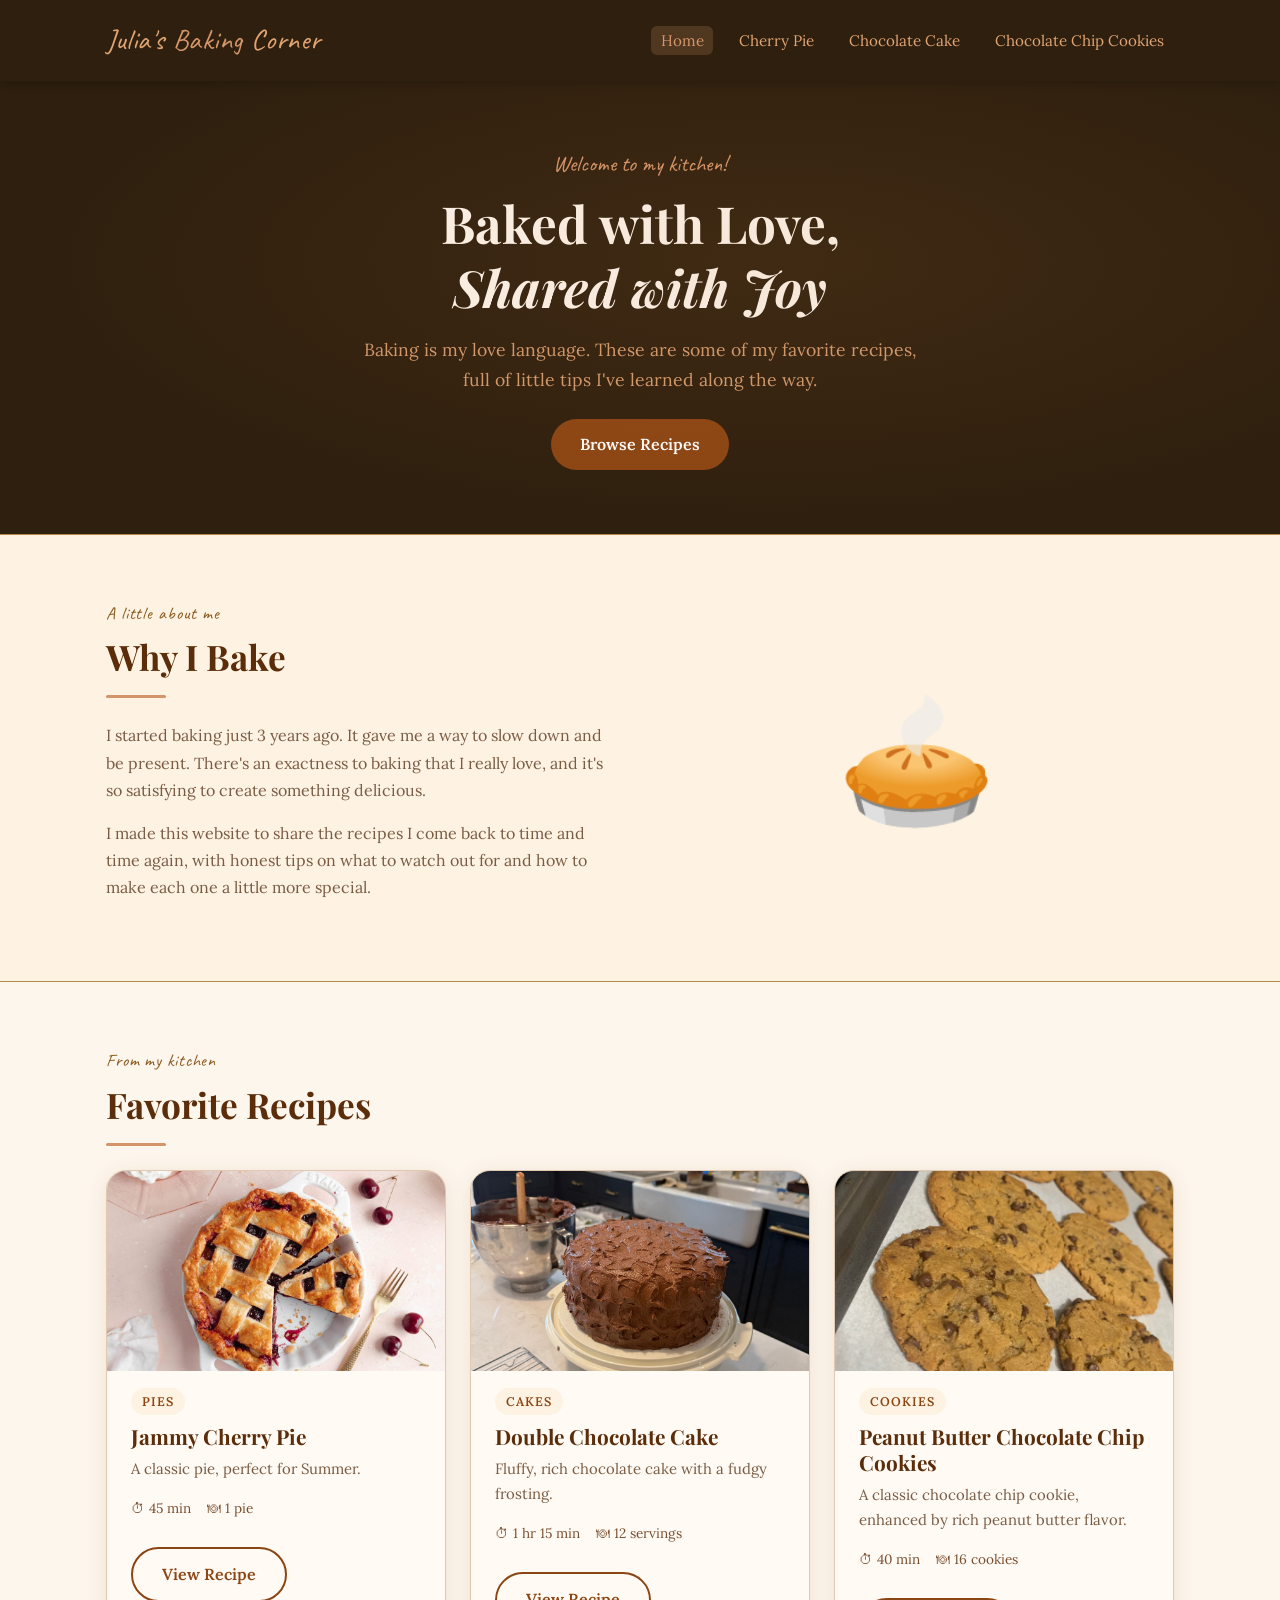
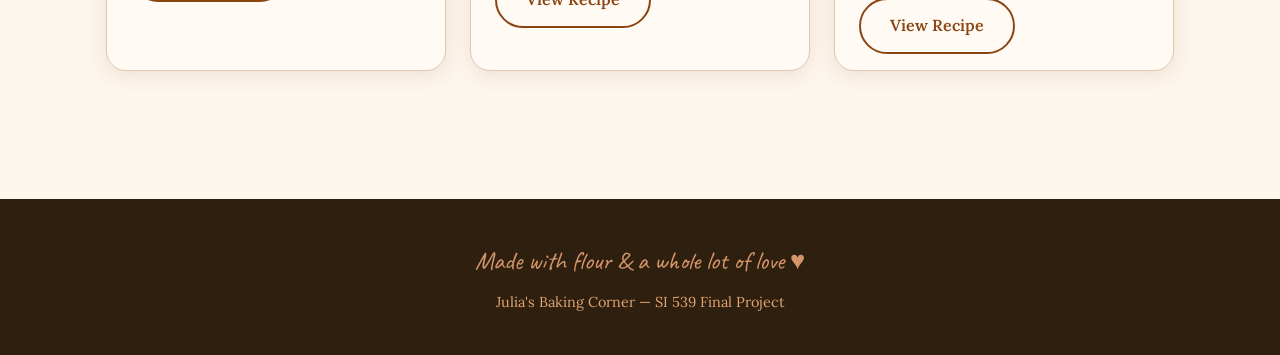
<file: index.html>
<!DOCTYPE html>
<html lang="en">
<head>
  <meta charset="UTF-8" />
  <meta name="viewport" content="width=device-width, initial-scale=1.0" />
  <title>Julia's Baking Corner</title>
  <link rel="preconnect" href="https://fonts.googleapis.com" />
  <link rel="preconnect" href="https://fonts.gstatic.com" crossorigin />
  <link href="https://fonts.googleapis.com/css2?family=Playfair+Display:ital,wght@0,400;0,700;1,400&family=Lora:ital,wght@0,400;0,600;1,400&family=Caveat:wght@400;600&display=swap" rel="stylesheet" />
  <link rel="stylesheet" href="css/style.css" />
</head>
<body>

  <header class="site-header" role="banner">
    <div class="container">
      <a href="index.html" class="site-logo">Julia's <span>Baking</span> Corner</a>
      <nav class="site-nav" aria-label="Main navigation">
        <ul>
          <li><a href="index.html" class="active">Home</a></li>
          <li><a href="pie.html">Cherry Pie</a></li>
          <li><a href="cake.html">Chocolate Cake</a></li>
          <li><a href="cookies.html">Chocolate Chip Cookies</a></li>
        </ul>
      </nav>
    </div>
  </header>

  <section class="hero" aria-labelledby="hero-title">
    <div class="container">
      <span class="hero-eyebrow">Welcome to my kitchen!</span>
      <h1 id="hero-title">Baked with Love,<br><em>Shared with Joy</em></h1>
      <p>Baking is my love language. These are some of my favorite recipes, full of little tips I've learned along the way.</p>
      <a href="#recipes" class="btn btn-primary">Browse Recipes</a>
    </div>
  </section>

  <section class="about-strip section" aria-labelledby="about-title">
    <div class="container">
      <div class="about-text">
        <span class="section-label">A little about me</span>
        <h2 id="about-title">Why I Bake</h2>
        <div class="divider" aria-hidden="true"></div>
        <p>I started baking just 3 years ago. It gave me a way to slow down and be present. There's an exactness to baking that I really love, and it's so satisfying to create something delicious.</p>
        <p>I made this website to share the recipes I come back to time and time again, with honest tips on what to watch out for and how to make each one a little more special.</p>
      </div>
      <div class="about-illustration" role="img" aria-label="Baking illustration">🥧</div>
    </div>
  </section>

  <main id="recipes">
    <section class="section" aria-labelledby="recipes-title">
      <div class="container">
        <span class="section-label">From my kitchen</span>
        <h2 id="recipes-title">Favorite Recipes</h2>
        <div class="divider" aria-hidden="true"></div>

        <div class="recipe-grid">

          <article class="recipe-card">
            <img src="images/Homemade-Cherry-Pie-5-1067x1600.jpg" alt="A cherry pie with crispy, golden crust" class="recipe-card-img" />
            <div class="recipe-card-body">
              <span class="recipe-card-tag">Pies</span>
              <h3>Jammy Cherry Pie</h3>
              <p>A classic pie, perfect for Summer.</p>
              <div class="recipe-card-meta">
                <span>45 min</span>
                <span>1 pie</span>
              </div>
              <br>
              <a href="pie.html" class="btn btn-outline">View Recipe</a>
            </div>
          </article>

          <article class="recipe-card">
            <img src="images/cake.jpeg" alt="A chocolate cake with chocolate frosting." class="recipe-card-img" />
            <div class="recipe-card-body">
              <span class="recipe-card-tag">Cakes</span>
              <h3>Double Chocolate Cake</h3>
              <p>Fluffy, rich chocolate cake with a fudgy frosting.</p>
              <div class="recipe-card-meta">
                <span>1 hr 15 min</span>
                <span>12 servings</span>
              </div>
              <br>
              <a href="cake.html" class="btn btn-outline">View Recipe</a>
            </div>
          </article>

          <article class="recipe-card">
            <img src="images/cookiecloseup.jpeg" alt="Chocolate chip cookies on a sheet pan" class="recipe-card-img" />
            <div class="recipe-card-body">
              <span class="recipe-card-tag">Cookies</span>
              <h3>Peanut Butter Chocolate Chip Cookies</h3>
              <p>A classic chocolate chip cookie, enhanced by rich peanut butter flavor.</p>
              <div class="recipe-card-meta">
                <span>40 min</span>
                <span>16 cookies</span>
              </div>
              <br>
              <a href="cookies.html" class="btn btn-outline">View Recipe</a>
            </div>
          </article>

        </div>
      </div>
    </section>
  </main>

  <!-- FOOTER -->
  <footer class="site-footer" role="contentinfo">
    <div class="container">
      <span class="handwritten">Made with flour &amp; a whole lot of love ♥</span>
      <p>Julia's Baking Corner &mdash; SI 539 Final Project</p>
    </div>
  </footer>

  <script src="js/main.js"></script>
</body>
</html>
</file>
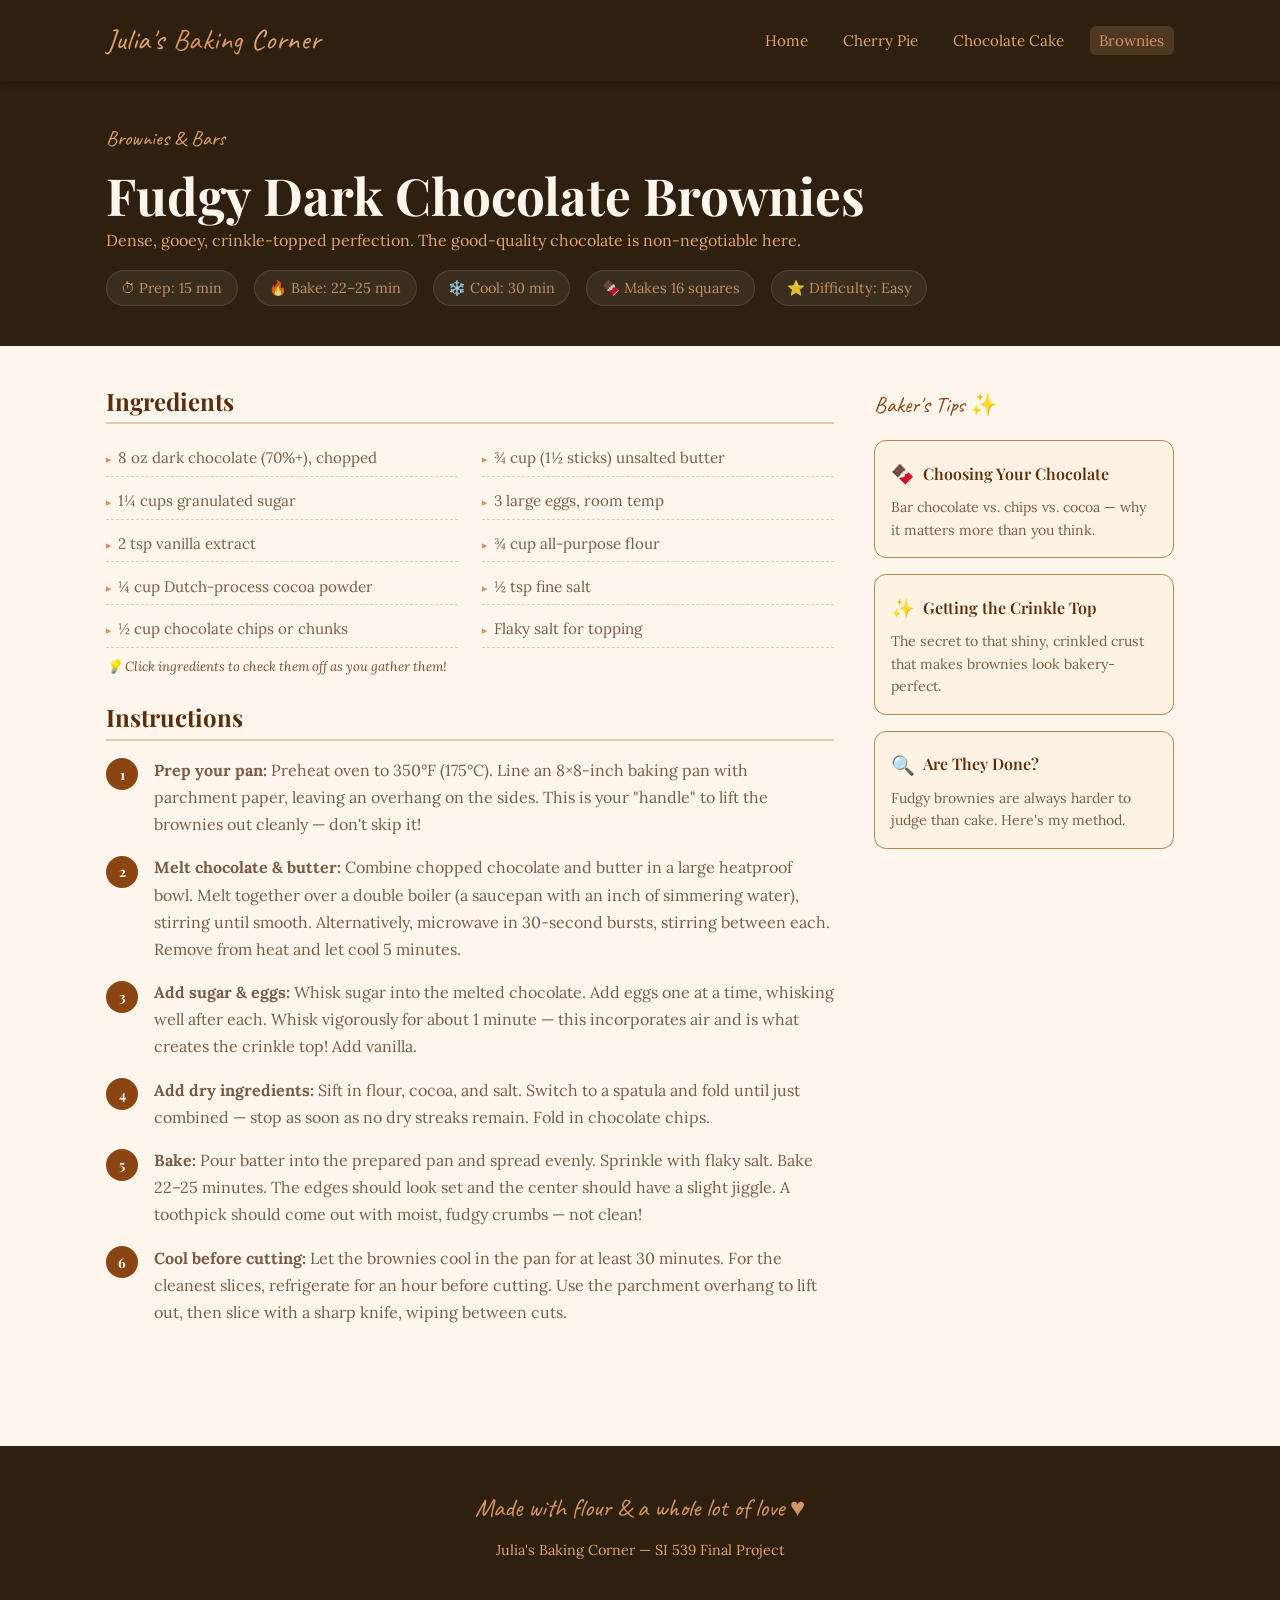
<file: brownies.html>
<!DOCTYPE html>
<html lang="en">
<head>
  <meta charset="UTF-8" />
  <meta name="viewport" content="width=device-width, initial-scale=1.0" />
  <title>Fudgy Dark Chocolate Brownies — Julia's Baking Corner</title>
  <link rel="preconnect" href="https://fonts.googleapis.com" />
  <link rel="preconnect" href="https://fonts.gstatic.com" crossorigin />
  <link href="https://fonts.googleapis.com/css2?family=Playfair+Display:ital,wght@0,400;0,700;1,400&family=Lora:ital,wght@0,400;0,600;1,400&family=Caveat:wght@400;600&display=swap" rel="stylesheet" />
  <link rel="stylesheet" href="css/style.css" />
</head>
<body>

  <!-- HEADER -->
  <header class="site-header" role="banner">
    <div class="container">
      <a href="index.html" class="site-logo">Julia's <span>Baking</span> Corner</a>
      <nav class="site-nav" aria-label="Main navigation">
        <ul>
          <li><a href="index.html">Home</a></li>
          <li><a href="pie.html">Cherry Pie</a></li>
          <li><a href="cake.html">Chocolate Cake</a></li>
          <li><a href="brownies.html" class="active">Brownies</a></li>
        </ul>
      </nav>
    </div>
  </header>

  <!-- RECIPE HERO -->
  <section class="recipe-page-hero" aria-labelledby="recipe-title">
    <div class="container">
      <span class="handwritten">Brownies &amp; Bars</span>
      <h1 id="recipe-title">Fudgy Dark Chocolate Brownies</h1>
      <p>Dense, gooey, crinkle-topped perfection. The good-quality chocolate is non-negotiable here.</p>
      <div class="recipe-meta-bar" aria-label="Recipe details">
        <span>⏱ Prep: 15 min</span>
        <span>🔥 Bake: 22–25 min</span>
        <span>❄️ Cool: 30 min</span>
        <span>🍫 Makes 16 squares</span>
        <span>⭐ Difficulty: Easy</span>
      </div>
    </div>
  </section>

  <!-- RECIPE CONTENT GRID -->
  <main>
    <div class="container">
      <div class="recipe-content-grid">

        <!-- MAIN CONTENT -->
        <div class="recipe-main">

          <h2>Ingredients</h2>
          <ul class="ingredients-list" aria-label="Ingredients — click to check off">
            <li>8 oz dark chocolate (70%+), chopped</li>
            <li>¾ cup (1½ sticks) unsalted butter</li>
            <li>1¼ cups granulated sugar</li>
            <li>3 large eggs, room temp</li>
            <li>2 tsp vanilla extract</li>
            <li>¾ cup all-purpose flour</li>
            <li>¼ cup Dutch-process cocoa powder</li>
            <li>½ tsp fine salt</li>
            <li>½ cup chocolate chips or chunks</li>
            <li>Flaky salt for topping</li>
          </ul>
          <p style="font-size:0.82rem; color: var(--color-text-light); margin-top: 0.5rem;"><em>💡 Click ingredients to check them off as you gather them!</em></p>

          <h2>Instructions</h2>
          <ol class="steps-list" aria-label="Recipe steps — click a step to highlight it">
            <li><span class="step-text"><strong>Prep your pan:</strong> Preheat oven to 350°F (175°C). Line an 8×8-inch baking pan with parchment paper, leaving an overhang on the sides. This is your "handle" to lift the brownies out cleanly — don't skip it!</span></li>
            <li><span class="step-text"><strong>Melt chocolate &amp; butter:</strong> Combine chopped chocolate and butter in a large heatproof bowl. Melt together over a double boiler (a saucepan with an inch of simmering water), stirring until smooth. Alternatively, microwave in 30-second bursts, stirring between each. Remove from heat and let cool 5 minutes.</span></li>
            <li><span class="step-text"><strong>Add sugar &amp; eggs:</strong> Whisk sugar into the melted chocolate. Add eggs one at a time, whisking well after each. Whisk vigorously for about 1 minute — this incorporates air and is what creates the crinkle top! Add vanilla.</span></li>
            <li><span class="step-text"><strong>Add dry ingredients:</strong> Sift in flour, cocoa, and salt. Switch to a spatula and fold until just combined — stop as soon as no dry streaks remain. Fold in chocolate chips.</span></li>
            <li><span class="step-text"><strong>Bake:</strong> Pour batter into the prepared pan and spread evenly. Sprinkle with flaky salt. Bake 22–25 minutes. The edges should look set and the center should have a slight jiggle. A toothpick should come out with moist, fudgy crumbs — not clean!</span></li>
            <li><span class="step-text"><strong>Cool before cutting:</strong> Let the brownies cool in the pan for at least 30 minutes. For the cleanest slices, refrigerate for an hour before cutting. Use the parchment overhang to lift out, then slice with a sharp knife, wiping between cuts.</span></li>
          </ol>

        </div>

        <!-- TIPS SIDEBAR -->
        <aside class="tips-sidebar" aria-label="Baker's tips">
          <p class="sidebar-title">Baker's Tips ✨</p>

          <div class="tip-card" role="button" tabindex="0" onclick="openModal('modal-chocolate')" onkeypress="if(event.key==='Enter') openModal('modal-chocolate')" aria-haspopup="dialog">
            <div class="tip-card-header">
              <span class="tip-icon" aria-hidden="true">🍫</span>
              Choosing Your Chocolate
            </div>
            <p>Bar chocolate vs. chips vs. cocoa — why it matters more than you think.</p>
          </div>

          <div class="tip-card" role="button" tabindex="0" onclick="openModal('modal-crinkle')" onkeypress="if(event.key==='Enter') openModal('modal-crinkle')" aria-haspopup="dialog">
            <div class="tip-card-header">
              <span class="tip-icon" aria-hidden="true">✨</span>
              Getting the Crinkle Top
            </div>
            <p>The secret to that shiny, crinkled crust that makes brownies look bakery-perfect.</p>
          </div>

          <div class="tip-card" role="button" tabindex="0" onclick="openModal('modal-done')" onkeypress="if(event.key==='Enter') openModal('modal-done')" aria-haspopup="dialog">
            <div class="tip-card-header">
              <span class="tip-icon" aria-hidden="true">🔍</span>
              Are They Done?
            </div>
            <p>Fudgy brownies are always harder to judge than cake. Here's my method.</p>
          </div>
        </aside>

      </div>
    </div>
  </main>

  <!-- MODALS -->
  <div class="modal-overlay" id="modal-chocolate" role="dialog" aria-modal="true" aria-labelledby="modal-choc-title" aria-hidden="true">
    <div class="modal">
      <button class="modal-close" onclick="closeModal('modal-chocolate')" aria-label="Close tip">✕</button>
      <h3 id="modal-choc-title">🍫 Choosing Your Chocolate</h3>
      <p>Use the best chocolate you can afford — it's the star of the show. I use a 70% dark chocolate bar (Lindt or Guittard are great options). Avoid chocolate chips for the melted base, as they contain stabilizers that affect the texture. Save chips or chopped chocolate for the fold-in at the end — those little pools of melted chocolate in the final brownie are magical. Dutch-process cocoa (vs. natural) gives a deeper, darker, less acidic chocolate flavor and is worth seeking out.</p>
    </div>
  </div>

  <div class="modal-overlay" id="modal-crinkle" role="dialog" aria-modal="true" aria-labelledby="modal-crinkle-title" aria-hidden="true">
    <div class="modal">
      <button class="modal-close" onclick="closeModal('modal-crinkle')" aria-label="Close tip">✕</button>
      <h3 id="modal-crinkle-title">✨ Getting the Crinkle Top</h3>
      <p>That shiny, crinkled crust comes from vigorously whisking the eggs and sugar into the melted chocolate — this dissolves the sugar and incorporates air, which rises to the surface during baking and creates that gorgeous crust. Two things help: (1) whisk hard for a full minute after adding the eggs, and (2) make sure the chocolate is not too hot when you add the eggs or you'll scramble them. Room temperature eggs also help the mixture come together smoothly.</p>
    </div>
  </div>

  <div class="modal-overlay" id="modal-done" role="dialog" aria-modal="true" aria-labelledby="modal-done-title" aria-hidden="true">
    <div class="modal">
      <button class="modal-close" onclick="closeModal('modal-done')" aria-label="Close tip">✕</button>
      <h3 id="modal-done-title">🔍 Are They Done?</h3>
      <p>The toothpick test works differently for brownies — you're NOT looking for a clean toothpick. A clean toothpick means overbaked and dry. You want moist, fudgy crumbs clinging to it. The edges should look set and slightly pull away from the pan, while the center still has a very slight jiggle. When in doubt, err on the side of underbaking — brownies continue to set as they cool. If they look perfectly done in the oven, they'll be dry by the time you eat them.</p>
    </div>
  </div>

  <!-- FOOTER -->
  <footer class="site-footer" role="contentinfo">
    <div class="container">
      <span class="handwritten">Made with flour &amp; a whole lot of love ♥</span>
      <p>Julia's Baking Corner &mdash; SI 539 Final Project</p>
    </div>
  </footer>

  <script src="js/main.js"></script>
</body>
</html>
</file>
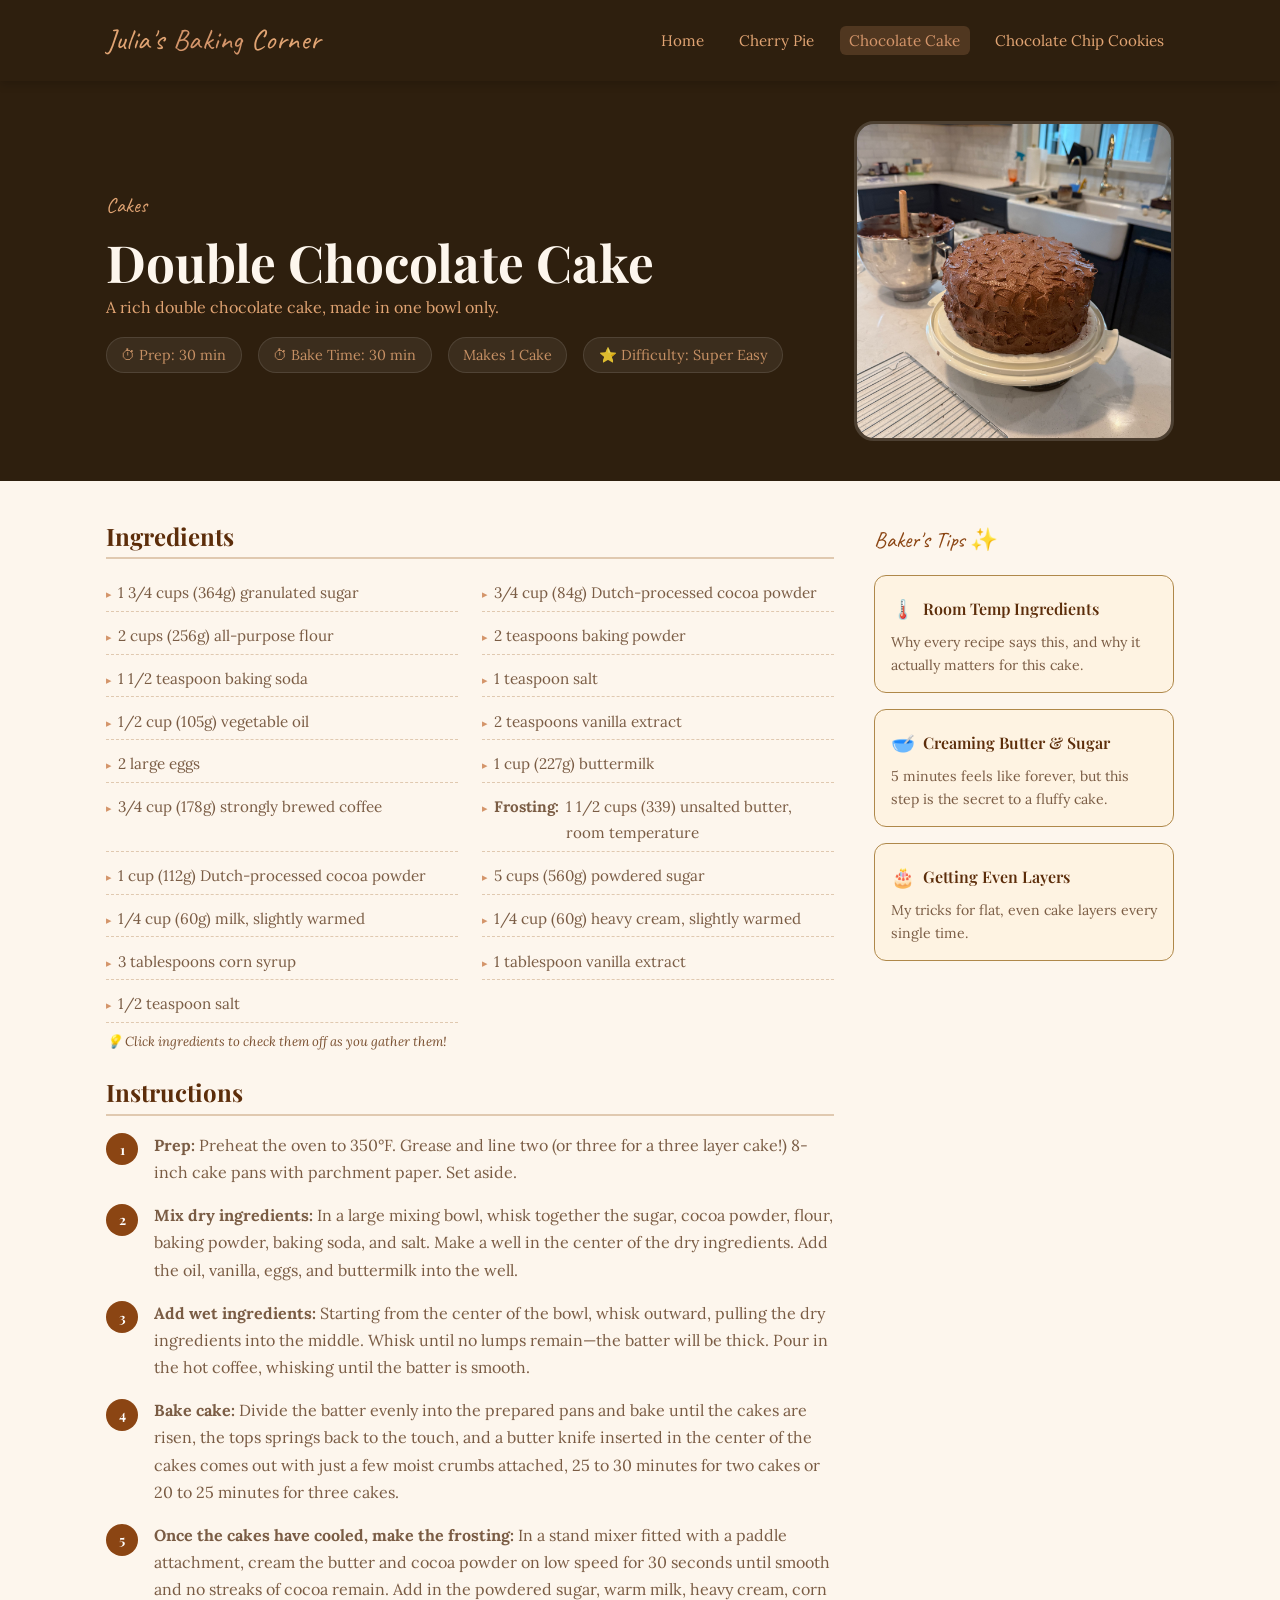
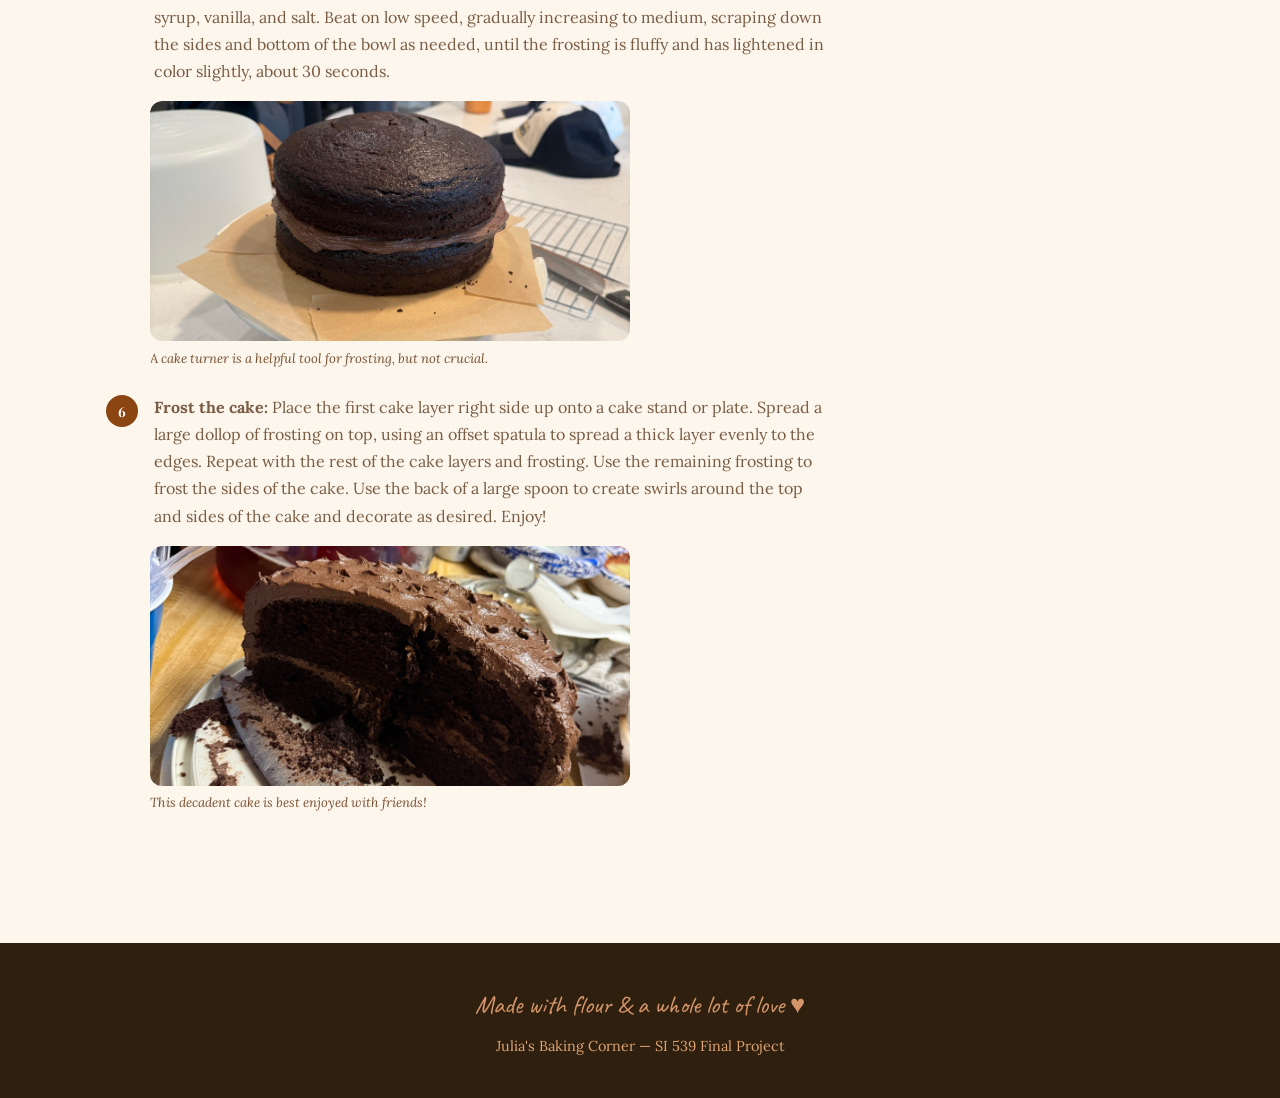
<file: cake.html>
<!DOCTYPE html>
<html lang="en">
<head>
  <meta charset="UTF-8" />
  <meta name="viewport" content="width=device-width, initial-scale=1.0" />
  <title>Classic Vanilla Layer Cake — Julia's Baking Corner</title>
  <link rel="preconnect" href="https://fonts.googleapis.com" />
  <link rel="preconnect" href="https://fonts.gstatic.com" crossorigin />
  <link href="https://fonts.googleapis.com/css2?family=Playfair+Display:ital,wght@0,400;0,700;1,400&family=Lora:ital,wght@0,400;0,600;1,400&family=Caveat:wght@400;600&display=swap" rel="stylesheet" />
  <link rel="stylesheet" href="css/style.css" />
</head>
<body>

  <header class="site-header" role="banner">
    <div class="container">
      <a href="index.html" class="site-logo">Julia's <span>Baking</span> Corner</a>
      <nav class="site-nav" aria-label="Main navigation">
        <ul>
          <li><a href="index.html">Home</a></li>
          <li><a href="pie.html">Cherry Pie</a></li>
          <li><a href="cake.html" class="active">Chocolate Cake</a></li>
          <li><a href="cookies.html">Chocolate Chip Cookies</a></li>
        </ul>
      </nav>
    </div>
  </header>

  <section class="recipe-page-hero" aria-labelledby="recipe-title">
    <div class="container">
      <div class="recipe-hero-inner">
      <div class="recipe-hero-text">
      <span class="handwritten">Cakes</span>
      <h1 id="recipe-title">Double Chocolate Cake</h1>
      <p>A rich double chocolate cake, made in one bowl only.</p>
      <div class="recipe-meta-bar" aria-label="Recipe details">
        <span>⏱ Prep: 30 min</span>
        <span>⏱ Bake Time: 30 min</span>
        <span>Makes 1 Cake</span>
        <span>⭐ Difficulty: Super Easy</span>
      </div>
    </div>
    <img src="images/cake.jpeg" alt="Chocolate cake" class="recipe-hero-img"/>
    </div>
    </div>
  </section>

  <main>
    <div class="container">
      <div class="recipe-content-grid">

        <div class="recipe-main">

          <h2>Ingredients</h2>
          <ul class="ingredients-list" aria-label="Ingredients — click to check off">
            <li>1 3/4 cups (364g) granulated sugar</li>
            <li>3/4 cup (84g) Dutch-processed cocoa powder</li>
            <li>2 cups (256g) all-purpose flour</li>
            <li>2 teaspoons baking powder</li>
            <li>1 1/2 teaspoon baking soda</li>
            <li>1 teaspoon salt</li>
            <li>1/2 cup (105g) vegetable oil</li>
            <li>2 teaspoons vanilla extract</li>
            <li>2 large eggs</li>
            <li>1 cup (227g) buttermilk</li>
            <li>3/4 cup (178g) strongly brewed coffee</li>
            <li><strong>Frosting:</strong> 1 1/2 cups (339) unsalted butter, room temperature</li>
            <li>1 cup (112g) Dutch-processed cocoa powder</li>
            <li>5 cups (560g) powdered sugar</li>
            <li>1/4 cup (60g) milk, slightly warmed</li>
            <li>1/4 cup (60g) heavy cream, slightly warmed</li>
            <li>3 tablespoons corn syrup</li>
            <li>1 tablespoon vanilla extract</li>
            <li>1/2 teaspoon salt</li>
          </ul>
          <p style="font-size:0.82rem; color: var(--color-text-light); margin-top: 0.5rem;"><em>💡 Click ingredients to check them off as you gather them!</em></p>

          <h2>Instructions</h2>
          <ol class="steps-list" aria-label="Recipe steps — click a step to highlight it">
            <li><span class="step-text"><strong>Prep:</strong> Preheat the oven to 350°F. Grease and line two (or three for a three layer cake!) 8-inch cake pans with parchment paper. Set aside.</span></li>
            <li><span class="step-text"><strong>Mix dry ingredients:</strong> In a large mixing bowl, whisk together the sugar, cocoa powder, flour, baking powder, baking soda, and salt. Make a well in the center of the dry ingredients. Add the oil, vanilla, eggs, and buttermilk into the well.</span></li>
            <li><span class="step-text"><strong>Add wet ingredients:</strong> Starting from the center of the bowl, whisk outward, pulling the dry ingredients into the middle. Whisk until no lumps remain—the batter will be thick. Pour in the hot coffee, whisking until the batter is smooth.</span></li>
            <li><span class="step-text"><strong>Bake cake:</strong> Divide the batter evenly into the prepared pans and bake until the cakes are risen, the tops springs back to the touch, and a butter knife inserted in the center of the cakes comes out with just a few moist crumbs attached, 25 to 30 minutes for two cakes or 20 to 25 minutes for three cakes.</span></li>
            <li><span class="step-text"><strong>Once the cakes have cooled, make the frosting:</strong> In a stand mixer fitted with a paddle attachment, cream the butter and cocoa powder on low speed for 30 seconds until smooth and no streaks of cocoa remain. Add in the powdered sugar, warm milk, heavy cream, corn syrup, vanilla, and salt. Beat on low speed, gradually increasing to medium, scraping down the sides and bottom of the bowl as needed, until the frosting is fluffy and has lightened in color slightly, about 30 seconds.</span></li>
            <figure class="step-photo">
              <img src="images/cakebefore.jpeg" alt="Unfrosted chocolate cake" />
              <figcaption>A cake turner is a helpful tool for frosting, but not crucial.</figcaption>
            </figure>
            <li><span class="step-text"><strong>Frost the cake:</strong> Place the first cake layer right side up onto a cake stand or plate. Spread a large dollop of frosting on top, using an offset spatula to spread a thick layer evenly to the edges. Repeat with the rest of the cake layers and frosting. Use the remaining frosting to frost the sides of the cake. Use the back of a large spoon to create swirls around the top and sides of the cake and decorate as desired. Enjoy!</span></li>
            <figure class="step-photo">
              <img src="images/cakecut.jpeg" alt="Chocolate cake with chocolate frosting, cut in half" />
              <figcaption>This decadent cake is best enjoyed with friends!</figcaption>
            </figure>
          </ol>

        </div>

        <aside class="tips-sidebar" aria-label="Baker's tips">
          <p class="sidebar-title">Baker's Tips ✨</p>

          <div class="tip-card" role="button" tabindex="0" onclick="openModal('modal-room-temp')" onkeypress="if(event.key==='Enter') openModal('modal-room-temp')" aria-haspopup="dialog">
            <div class="tip-card-header">
              <span class="tip-icon" aria-hidden="true">🌡️</span>
              Room Temp Ingredients
            </div>
            <p>Why every recipe says this, and why it actually matters for this cake.</p>
          </div>

          <div class="tip-card" role="button" tabindex="0" onclick="openModal('modal-cream')" onkeypress="if(event.key==='Enter') openModal('modal-cream')" aria-haspopup="dialog">
            <div class="tip-card-header">
              <span class="tip-icon" aria-hidden="true">🥣</span>
              Creaming Butter &amp; Sugar
            </div>
            <p>5 minutes feels like forever, but this step is the secret to a fluffy cake.</p>
          </div>

          <div class="tip-card" role="button" tabindex="0" onclick="openModal('modal-layers')" onkeypress="if(event.key==='Enter') openModal('modal-layers')" aria-haspopup="dialog">
            <div class="tip-card-header">
              <span class="tip-icon" aria-hidden="true">🎂</span>
              Getting Even Layers
            </div>
            <p>My tricks for flat, even cake layers every single time.</p>
          </div>
        </aside>

      </div>
    </div>
  </main>

  <div class="modal-overlay" id="modal-room-temp" role="dialog" aria-modal="true" aria-labelledby="modal-rt-title" aria-hidden="true">
    <div class="modal">
      <button class="modal-close" onclick="closeModal('modal-room-temp')" aria-label="Close tip">✕</button>
      <h3 id="modal-rt-title">🌡️ Why Room Temp Matters</h3>
      <p>When butter, eggs, and milk are all at room temperature, they emulsify together into a smooth, cohesive batter. Cold ingredients cause the fat to seize up and the batter to curdle or look lumpy, which leads to a denser, uneven cake. I leave my ingredients out on the counter for about an hour before baking. In a pinch: place cold eggs in warm (not hot) water for 10 minutes, and microwave milk in 10-second bursts until just slightly warm to the touch.</p>
    </div>
  </div>

  <div class="modal-overlay" id="modal-cream" role="dialog" aria-modal="true" aria-labelledby="modal-cream-title" aria-hidden="true">
    <div class="modal">
      <button class="modal-close" onclick="closeModal('modal-cream')" aria-label="Close tip">✕</button>
      <h3 id="modal-cream-title">🥣 The Creaming Method</h3>
      <p>When you beat butter and sugar together, the sharp edges of the sugar crystals cut tiny air pockets into the butter. These air pockets expand in the oven, giving the cake its light, fluffy structure. After 5 minutes, the mixture should look almost white and very fluffy. If it still looks yellow and grainy after 2 minutes, your butter was too cold. Let it warm up a bit and try again. This step cannot be rushed or replicated later in the recipe.</p>
    </div>
  </div>

  <div class="modal-overlay" id="modal-layers" role="dialog" aria-modal="true" aria-labelledby="modal-layers-title" aria-hidden="true">
    <div class="modal">
      <button class="modal-close" onclick="closeModal('modal-layers')" aria-label="Close tip">✕</button>
      <h3 id="modal-layers-title">🎂 Getting Even Layers</h3>
      <p>Use a kitchen scale to divide the batter evenly by weight. This is more accurate than eyeballing. If your cake layers dome up in the center after baking, use a long serrated knife to level them once they're completely cool. Place one hand flat on top of the cake and saw gently through the dome. The flat side goes up when assembling (or down, on the bottom layer). Leveled cakes stack more cleanly, frost more easily, and look more professional.</p>
    </div>
  </div>

  <footer class="site-footer" role="contentinfo">
    <div class="container">
      <span class="handwritten">Made with flour &amp; a whole lot of love ♥</span>
      <p>Julia's Baking Corner &mdash; SI 539 Final Project</p>
    </div>
  </footer>

  <script src="js/main.js"></script>
</body>
</html>
</file>
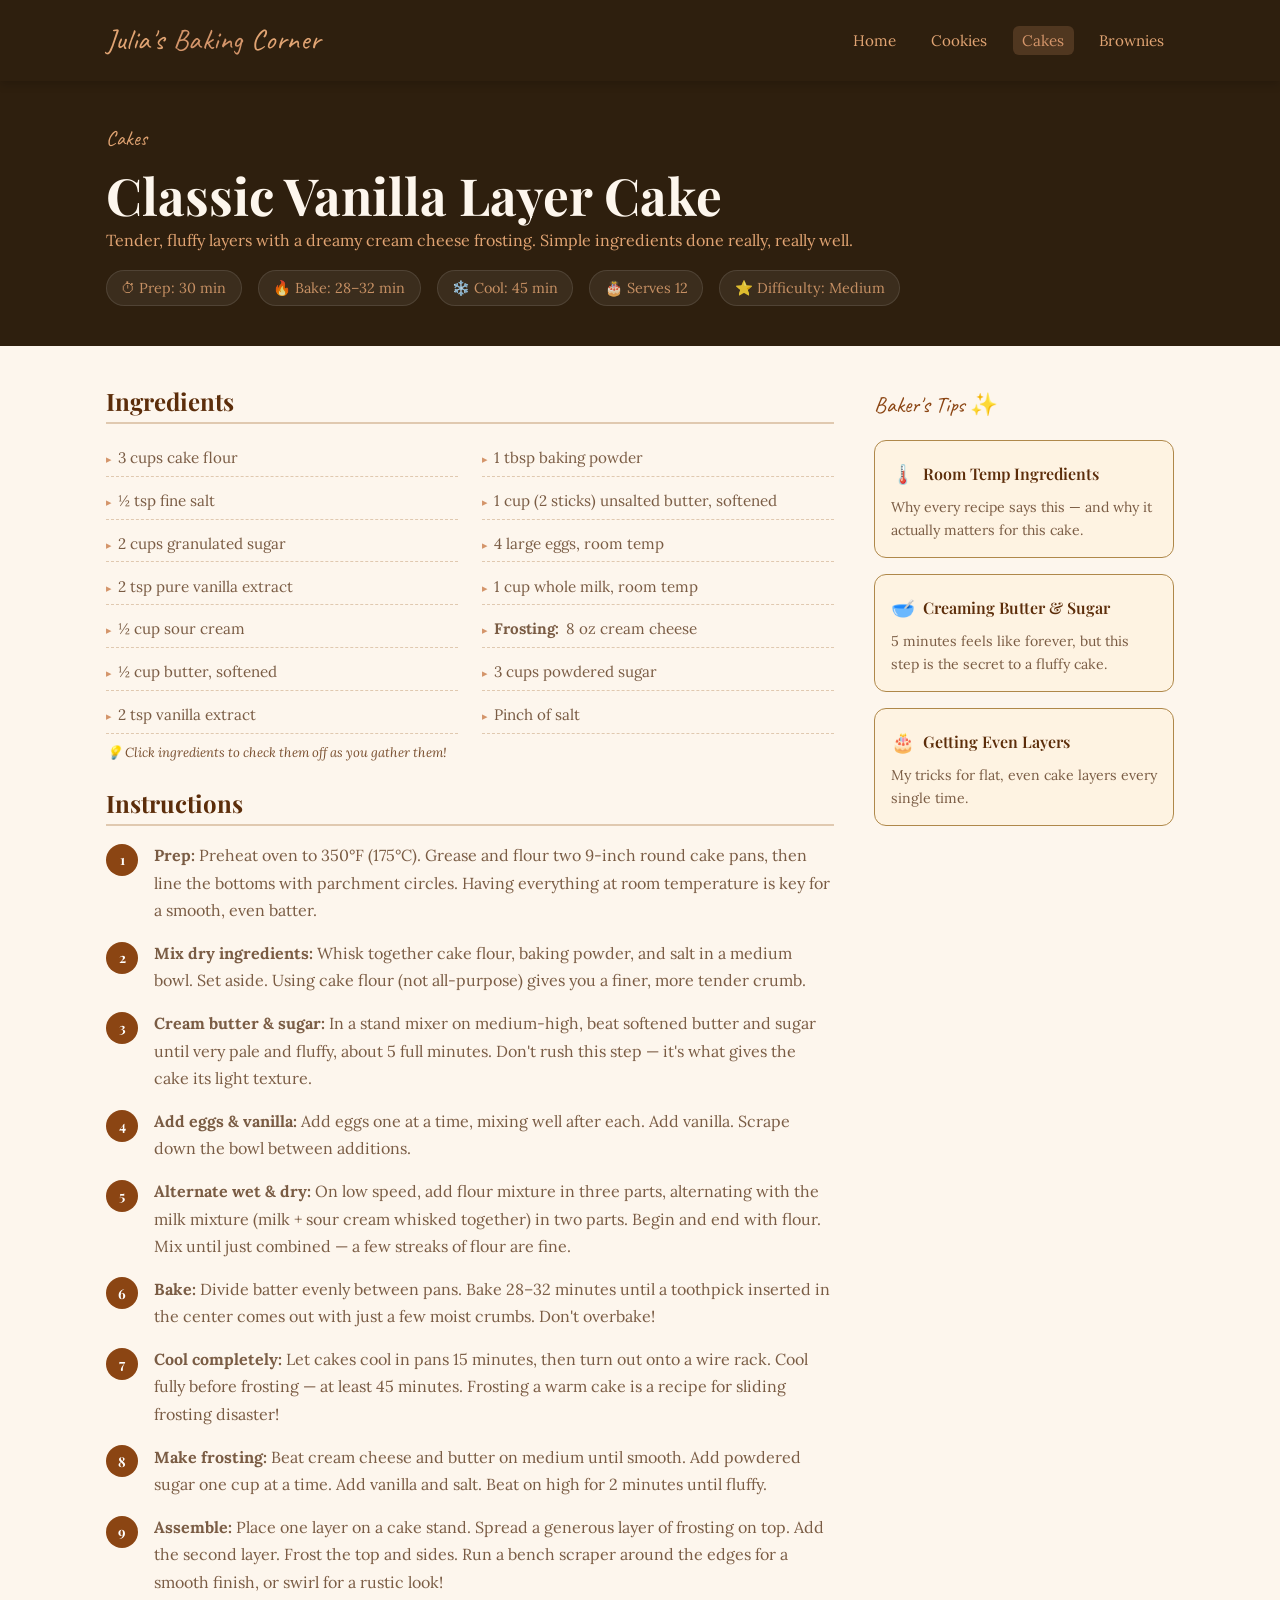
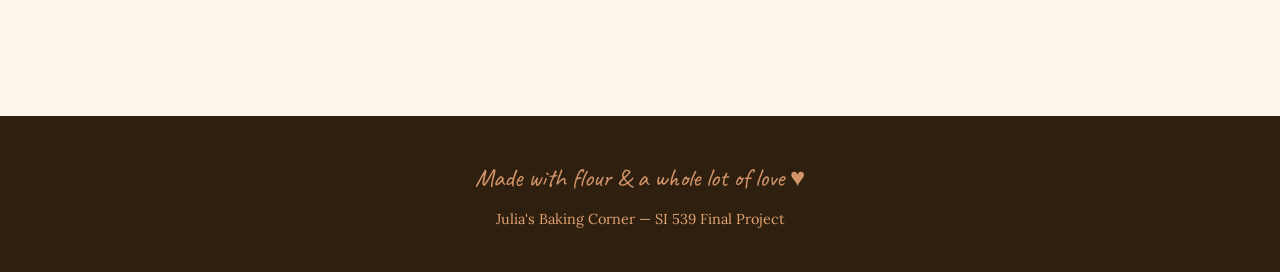
<file: cakes.html>
<!DOCTYPE html>
<html lang="en">
<head>
  <meta charset="UTF-8" />
  <meta name="viewport" content="width=device-width, initial-scale=1.0" />
  <title>Classic Vanilla Layer Cake — Julia's Baking Corner</title>
  <link rel="preconnect" href="https://fonts.googleapis.com" />
  <link rel="preconnect" href="https://fonts.gstatic.com" crossorigin />
  <link href="https://fonts.googleapis.com/css2?family=Playfair+Display:ital,wght@0,400;0,700;1,400&family=Lora:ital,wght@0,400;0,600;1,400&family=Caveat:wght@400;600&display=swap" rel="stylesheet" />
  <link rel="stylesheet" href="css/style.css" />
</head>
<body>

  <!-- HEADER -->
  <header class="site-header" role="banner">
    <div class="container">
      <a href="index.html" class="site-logo">Julia's <span>Baking</span> Corner</a>
      <nav class="site-nav" aria-label="Main navigation">
        <ul>
          <li><a href="index.html">Home</a></li>
          <li><a href="cookies.html">Cookies</a></li>
          <li><a href="cakes.html" class="active">Cakes</a></li>
          <li><a href="brownies.html">Brownies</a></li>
        </ul>
      </nav>
    </div>
  </header>

  <!-- RECIPE HERO -->
  <section class="recipe-page-hero" aria-labelledby="recipe-title">
    <div class="container">
      <span class="handwritten">Cakes</span>
      <h1 id="recipe-title">Classic Vanilla Layer Cake</h1>
      <p>Tender, fluffy layers with a dreamy cream cheese frosting. Simple ingredients done really, really well.</p>
      <div class="recipe-meta-bar" aria-label="Recipe details">
        <span>⏱ Prep: 30 min</span>
        <span>🔥 Bake: 28–32 min</span>
        <span>❄️ Cool: 45 min</span>
        <span>🎂 Serves 12</span>
        <span>⭐ Difficulty: Medium</span>
      </div>
    </div>
  </section>

  <!-- RECIPE CONTENT GRID -->
  <main>
    <div class="container">
      <div class="recipe-content-grid">

        <!-- MAIN CONTENT -->
        <div class="recipe-main">

          <h2>Ingredients</h2>
          <ul class="ingredients-list" aria-label="Ingredients — click to check off">
            <li>3 cups cake flour</li>
            <li>1 tbsp baking powder</li>
            <li>½ tsp fine salt</li>
            <li>1 cup (2 sticks) unsalted butter, softened</li>
            <li>2 cups granulated sugar</li>
            <li>4 large eggs, room temp</li>
            <li>2 tsp pure vanilla extract</li>
            <li>1 cup whole milk, room temp</li>
            <li>½ cup sour cream</li>
            <li><strong>Frosting:</strong> 8 oz cream cheese</li>
            <li>½ cup butter, softened</li>
            <li>3 cups powdered sugar</li>
            <li>2 tsp vanilla extract</li>
            <li>Pinch of salt</li>
          </ul>
          <p style="font-size:0.82rem; color: var(--color-text-light); margin-top: 0.5rem;"><em>💡 Click ingredients to check them off as you gather them!</em></p>

          <h2>Instructions</h2>
          <ol class="steps-list" aria-label="Recipe steps — click a step to highlight it">
            <li><span class="step-text"><strong>Prep:</strong> Preheat oven to 350°F (175°C). Grease and flour two 9-inch round cake pans, then line the bottoms with parchment circles. Having everything at room temperature is key for a smooth, even batter.</span></li>
            <li><span class="step-text"><strong>Mix dry ingredients:</strong> Whisk together cake flour, baking powder, and salt in a medium bowl. Set aside. Using cake flour (not all-purpose) gives you a finer, more tender crumb.</span></li>
            <li><span class="step-text"><strong>Cream butter &amp; sugar:</strong> In a stand mixer on medium-high, beat softened butter and sugar until very pale and fluffy, about 5 full minutes. Don't rush this step — it's what gives the cake its light texture.</span></li>
            <li><span class="step-text"><strong>Add eggs &amp; vanilla:</strong> Add eggs one at a time, mixing well after each. Add vanilla. Scrape down the bowl between additions.</span></li>
            <li><span class="step-text"><strong>Alternate wet &amp; dry:</strong> On low speed, add flour mixture in three parts, alternating with the milk mixture (milk + sour cream whisked together) in two parts. Begin and end with flour. Mix until just combined — a few streaks of flour are fine.</span></li>
            <li><span class="step-text"><strong>Bake:</strong> Divide batter evenly between pans. Bake 28–32 minutes until a toothpick inserted in the center comes out with just a few moist crumbs. Don't overbake!</span></li>
            <li><span class="step-text"><strong>Cool completely:</strong> Let cakes cool in pans 15 minutes, then turn out onto a wire rack. Cool fully before frosting — at least 45 minutes. Frosting a warm cake is a recipe for sliding frosting disaster!</span></li>
            <li><span class="step-text"><strong>Make frosting:</strong> Beat cream cheese and butter on medium until smooth. Add powdered sugar one cup at a time. Add vanilla and salt. Beat on high for 2 minutes until fluffy.</span></li>
            <li><span class="step-text"><strong>Assemble:</strong> Place one layer on a cake stand. Spread a generous layer of frosting on top. Add the second layer. Frost the top and sides. Run a bench scraper around the edges for a smooth finish, or swirl for a rustic look!</span></li>
          </ol>

        </div>

        <!-- TIPS SIDEBAR -->
        <aside class="tips-sidebar" aria-label="Baker's tips">
          <p class="sidebar-title">Baker's Tips ✨</p>

          <div class="tip-card" role="button" tabindex="0" onclick="openModal('modal-room-temp')" onkeypress="if(event.key==='Enter') openModal('modal-room-temp')" aria-haspopup="dialog">
            <div class="tip-card-header">
              <span class="tip-icon" aria-hidden="true">🌡️</span>
              Room Temp Ingredients
            </div>
            <p>Why every recipe says this — and why it actually matters for this cake.</p>
          </div>

          <div class="tip-card" role="button" tabindex="0" onclick="openModal('modal-cream')" onkeypress="if(event.key==='Enter') openModal('modal-cream')" aria-haspopup="dialog">
            <div class="tip-card-header">
              <span class="tip-icon" aria-hidden="true">🥣</span>
              Creaming Butter &amp; Sugar
            </div>
            <p>5 minutes feels like forever, but this step is the secret to a fluffy cake.</p>
          </div>

          <div class="tip-card" role="button" tabindex="0" onclick="openModal('modal-layers')" onkeypress="if(event.key==='Enter') openModal('modal-layers')" aria-haspopup="dialog">
            <div class="tip-card-header">
              <span class="tip-icon" aria-hidden="true">🎂</span>
              Getting Even Layers
            </div>
            <p>My tricks for flat, even cake layers every single time.</p>
          </div>
        </aside>

      </div>
    </div>
  </main>

  <!-- MODALS -->
  <div class="modal-overlay" id="modal-room-temp" role="dialog" aria-modal="true" aria-labelledby="modal-rt-title" aria-hidden="true">
    <div class="modal">
      <button class="modal-close" onclick="closeModal('modal-room-temp')" aria-label="Close tip">✕</button>
      <h3 id="modal-rt-title">🌡️ Why Room Temp Matters</h3>
      <p>When butter, eggs, and milk are all at room temperature, they emulsify together into a smooth, cohesive batter. Cold ingredients cause the fat to seize up and the batter to curdle or look lumpy — which leads to a denser, uneven cake. I leave my ingredients out on the counter for about an hour before baking. In a pinch: place cold eggs in warm (not hot) water for 10 minutes, and microwave milk in 10-second bursts until just slightly warm to the touch.</p>
    </div>
  </div>

  <div class="modal-overlay" id="modal-cream" role="dialog" aria-modal="true" aria-labelledby="modal-cream-title" aria-hidden="true">
    <div class="modal">
      <button class="modal-close" onclick="closeModal('modal-cream')" aria-label="Close tip">✕</button>
      <h3 id="modal-cream-title">🥣 The Creaming Method</h3>
      <p>When you beat butter and sugar together, the sharp edges of the sugar crystals cut tiny air pockets into the butter. These air pockets expand in the oven, giving the cake its light, fluffy structure. After 5 minutes, the mixture should look almost white and very fluffy. If it still looks yellow and grainy after 2 minutes, your butter was too cold — let it warm up a bit and try again. This step cannot be rushed or replicated later in the recipe.</p>
    </div>
  </div>

  <div class="modal-overlay" id="modal-layers" role="dialog" aria-modal="true" aria-labelledby="modal-layers-title" aria-hidden="true">
    <div class="modal">
      <button class="modal-close" onclick="closeModal('modal-layers')" aria-label="Close tip">✕</button>
      <h3 id="modal-layers-title">🎂 Getting Even Layers</h3>
      <p>Use a kitchen scale to divide the batter evenly by weight — this is more accurate than eyeballing. If your cake layers dome up in the center after baking, use a long serrated knife to level them once they're completely cool. Place one hand flat on top of the cake and saw gently through the dome. The flat side goes up when assembling (or down, on the bottom layer). Leveled cakes stack more cleanly, frost more easily, and look more professional.</p>
    </div>
  </div>

  <!-- FOOTER -->
  <footer class="site-footer" role="contentinfo">
    <div class="container">
      <span class="handwritten">Made with flour &amp; a whole lot of love ♥</span>
      <p>Julia's Baking Corner &mdash; SI 539 Final Project</p>
    </div>
  </footer>

  <script src="js/main.js"></script>
</body>
</html>
</file>
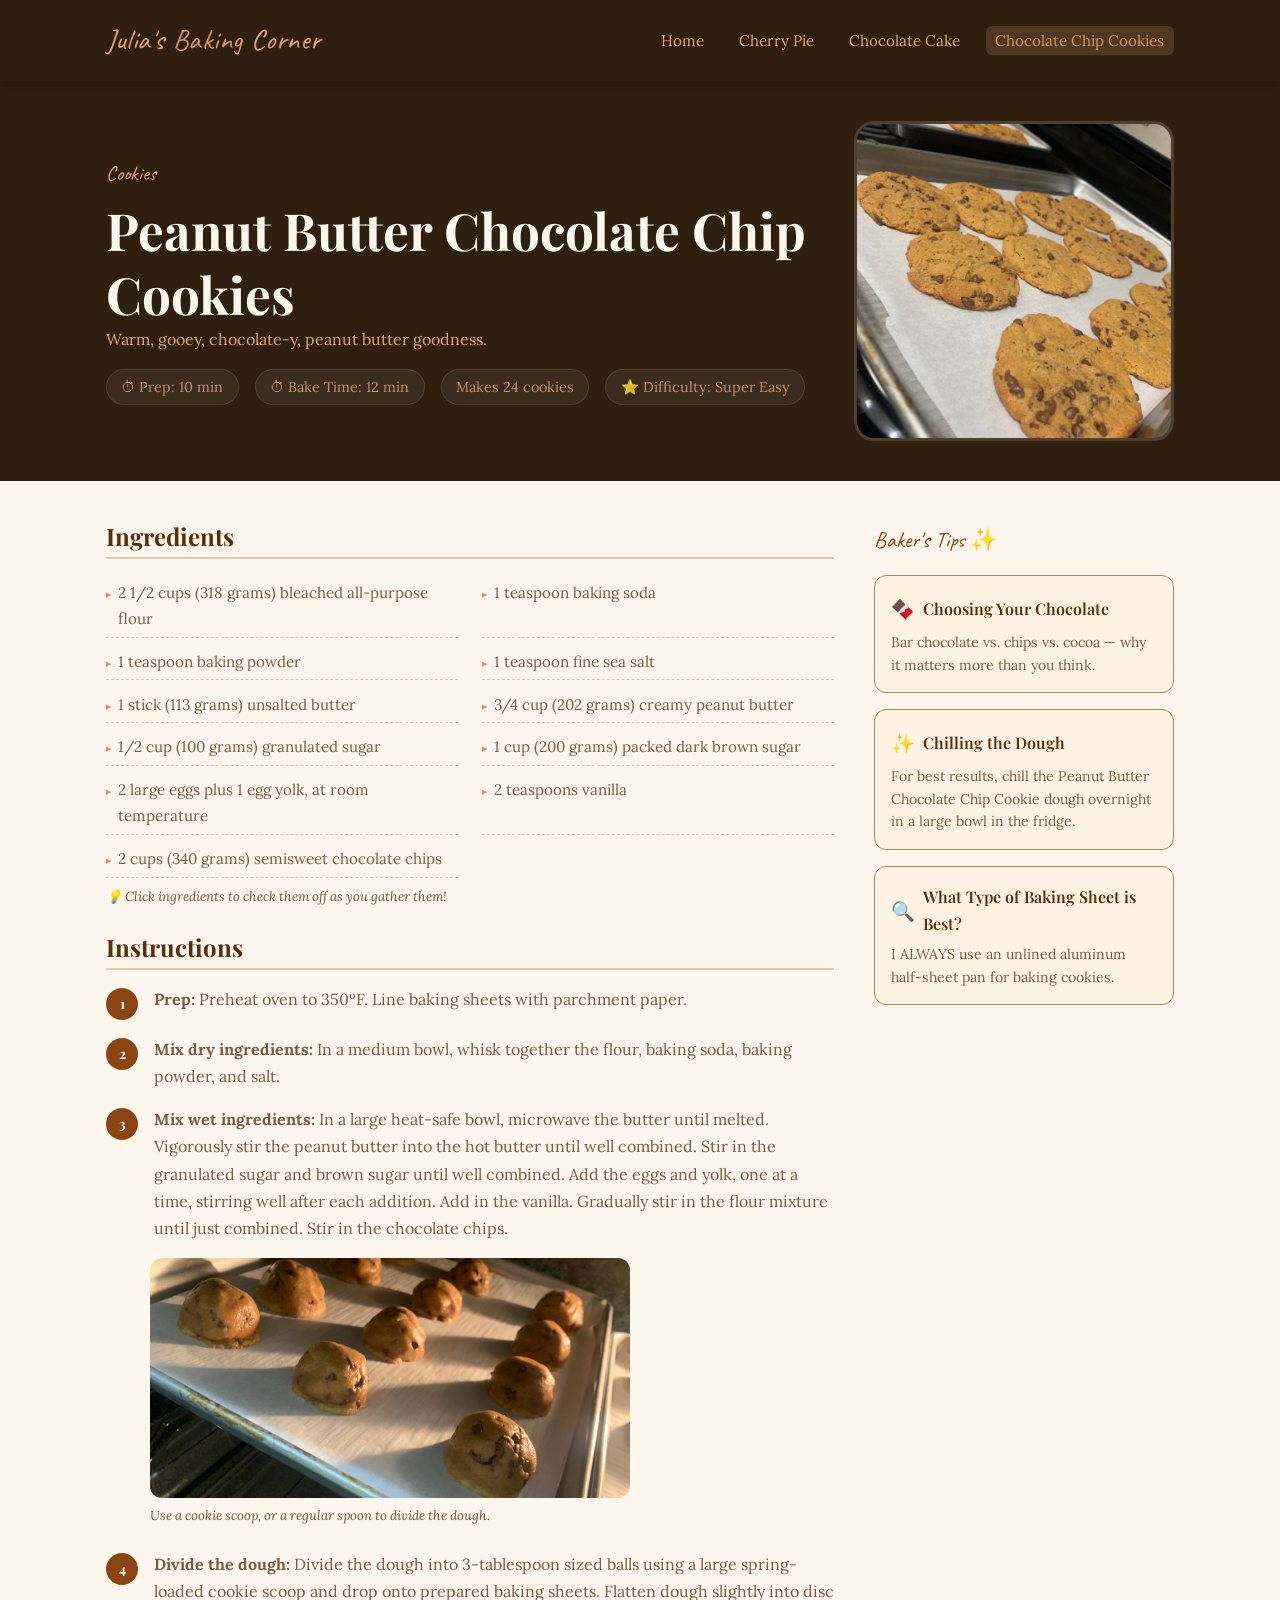
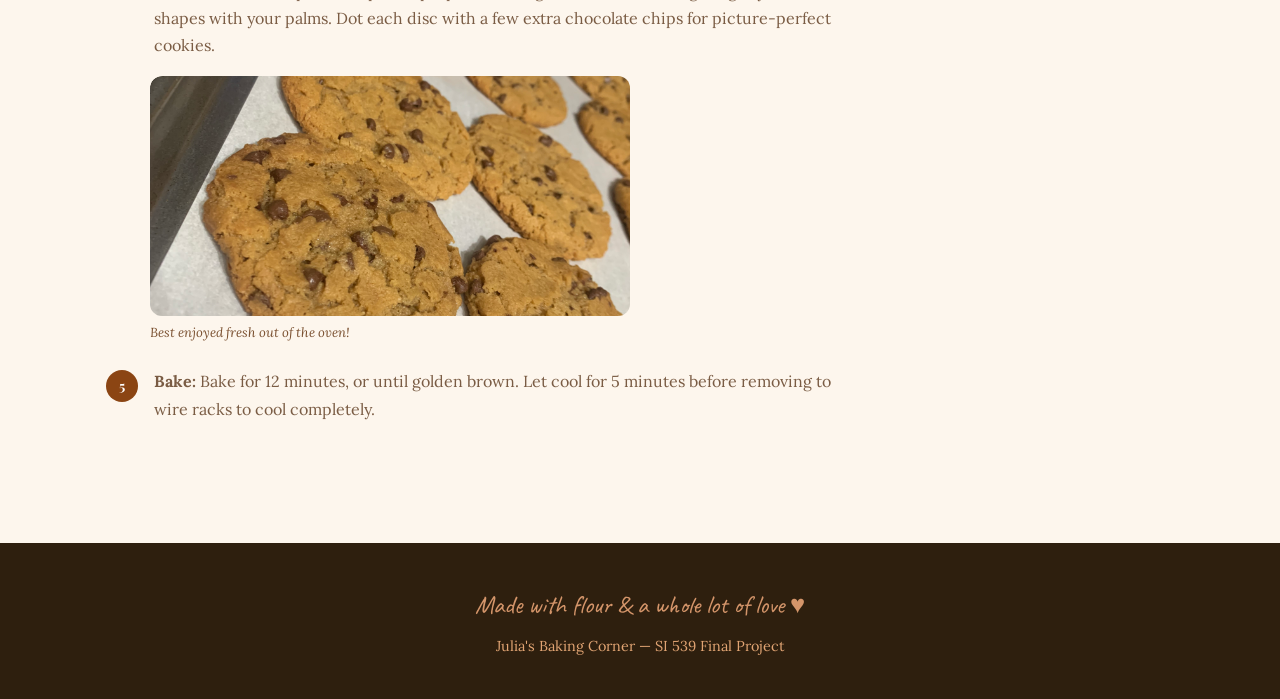
<file: cookies.html>
<!DOCTYPE html>
<html lang="en">
<head>
  <meta charset="UTF-8" />
  <meta name="viewport" content="width=device-width, initial-scale=1.0" />
  <title>Peanut Butter Chocolate Chip Cookies — Julia's Baking Corner</title>
  <link rel="preconnect" href="https://fonts.googleapis.com" />
  <link rel="preconnect" href="https://fonts.gstatic.com" crossorigin />
  <link href="https://fonts.googleapis.com/css2?family=Playfair+Display:ital,wght@0,400;0,700;1,400&family=Lora:ital,wght@0,400;0,600;1,400&family=Caveat:wght@400;600&display=swap" rel="stylesheet" />
  <link rel="stylesheet" href="css/style.css" />
</head>
<body>

  <header class="site-header" role="banner">
    <div class="container">
      <a href="index.html" class="site-logo">Julia's <span>Baking</span> Corner</a>
      <nav class="site-nav" aria-label="Main navigation">
        <ul>
          <li><a href="index.html">Home</a></li>
          <li><a href="pie.html">Cherry Pie</a></li>
          <li><a href="cake.html">Chocolate Cake</a></li>
          <li><a href="cookies.html" class="active">Chocolate Chip Cookies</a></li>
        </ul>
      </nav>
    </div>
  </header>

  <section class="recipe-page-hero" aria-labelledby="recipe-title">
    <div class="container">
      <div class="recipe-hero-inner">
      <div class="recipe-hero-text">
      <span class="handwritten">Cookies</span>
      <h1 id="recipe-title">Peanut Butter Chocolate Chip Cookies</h1>
      <p>Warm, gooey, chocolate-y, peanut butter goodness.</p>
      <div class="recipe-meta-bar" aria-label="Recipe details">
        <span>⏱ Prep: 10 min</span>
        <span>⏱ Bake Time: 12 min</span>
        <span>Makes 24 cookies</span>
        <span>⭐ Difficulty: Super Easy</span>
      </div>
    </div>
    <img src="images/cookies.jpeg" alt="Chocolate chip cookies" class="recipe-hero-img"/>
    </div>
    </div>
  </section>

  <main>
    <div class="container">
      <div class="recipe-content-grid">

        <div class="recipe-main">

          <h2>Ingredients</h2>
          <ul class="ingredients-list" aria-label="Ingredients — click to check off">
            <li>2 1/2 cups (318 grams) bleached all-purpose flour</li>
            <li>1 teaspoon baking soda</li>
            <li>1 teaspoon baking powder</li>
            <li>1 teaspoon fine sea salt</li>
            <li>1 stick (113 grams) unsalted butter</li>
            <li>3/4 cup (202 grams) creamy peanut butter</li>
            <li>1/2 cup (100 grams) granulated sugar</li>
            <li>1 cup (200 grams) packed dark brown sugar</li>
            <li>2 large eggs plus 1 egg yolk, at room temperature</li>
            <li>2 teaspoons vanilla</li>
            <li>2 cups (340 grams) semisweet chocolate chips</li>
          </ul>
          <p style="font-size:0.82rem; color: var(--color-text-light); margin-top: 0.5rem;"><em>💡 Click ingredients to check them off as you gather them!</em></p>

          <h2>Instructions</h2>
          <ol class="steps-list" aria-label="Recipe steps — click a step to highlight it">
            <li><span class="step-text"><strong>Prep:</strong> Preheat oven to 350ºF. Line baking sheets with parchment paper.</span></li>
            <li><span class="step-text"><strong>Mix dry ingredients:</strong> In a medium bowl, whisk together the flour, baking soda, baking powder, and salt.</span></li>
            <li><span class="step-text"><strong>Mix wet ingredients:</strong> In a large heat-safe bowl, microwave the butter until melted. Vigorously stir the peanut butter into the hot butter until well combined. Stir in the granulated sugar and brown sugar until well combined. Add the eggs and yolk, one at a time, stirring well after each addition. Add in the vanilla. Gradually stir in the flour mixture until just combined. Stir in the chocolate chips.</span></li>
            <figure class="step-photo">
              <img src="images/cookiesoven.jpeg" alt="Chocolate chip cookie dough balls on a pan in the oven" />
              <figcaption>Use a cookie scoop, or a regular spoon to divide the dough.</figcaption>
            </figure>
            <li><span class="step-text"><strong>Divide the dough:</strong> Divide the dough into 3-tablespoon sized balls using a large spring-loaded cookie scoop and drop onto prepared baking sheets. Flatten dough slightly into disc shapes with your palms. Dot each disc with a few extra chocolate chips for picture-perfect cookies.</span></li>
            <figure class="step-photo">
              <img src="images/cookiecloseup.jpeg" alt="Chocolate chip cookies, fresh out of the oven." />
              <figcaption>Best enjoyed fresh out of the oven!</figcaption>
            </figure>
            <li><span class="step-text"><strong>Bake:</strong> Bake for 12 minutes, or until golden brown. Let cool for 5 minutes before removing to wire racks to cool completely.</span></li>
          </ol>

        </div>

        <aside class="tips-sidebar" aria-label="Baker's tips">
          <p class="sidebar-title">Baker's Tips ✨</p>

          <div class="tip-card" role="button" tabindex="0" onclick="openModal('modal-chocolate')" onkeypress="if(event.key==='Enter') openModal('modal-chocolate')" aria-haspopup="dialog">
            <div class="tip-card-header">
              <span class="tip-icon" aria-hidden="true">🍫</span>
              Choosing Your Chocolate
            </div>
            <p>Bar chocolate vs. chips vs. cocoa — why it matters more than you think.</p>
          </div>

          <div class="tip-card" role="button" tabindex="0" onclick="openModal('modal-crinkle')" onkeypress="if(event.key==='Enter') openModal('modal-crinkle')" aria-haspopup="dialog">
            <div class="tip-card-header">
              <span class="tip-icon" aria-hidden="true">✨</span>
              Chilling the Dough
            </div>
            <p>For best results, chill the Peanut Butter Chocolate Chip Cookie dough overnight in a large bowl in the fridge.</p>
          </div>

          <div class="tip-card" role="button" tabindex="0" onclick="openModal('modal-done')" onkeypress="if(event.key==='Enter') openModal('modal-done')" aria-haspopup="dialog">
            <div class="tip-card-header">
              <span class="tip-icon" aria-hidden="true">🔍</span>
              What Type of Baking Sheet is Best?
            </div>
            <p>I ALWAYS use an unlined aluminum half-sheet pan for baking cookies.</p>
          </div>
        </aside>

      </div>
    </div>
  </main>

  <div class="modal-overlay" id="modal-chocolate" role="dialog" aria-modal="true" aria-labelledby="modal-choc-title" aria-hidden="true">
    <div class="modal">
      <button class="modal-close" onclick="closeModal('modal-chocolate')" aria-label="Close tip">✕</button>
      <h3 id="modal-choc-title">🍫 Choosing Your Chocolate</h3>
      <p>Use the best chocolate you can afford, it's the star of the show. I use a 70% dark chocolate bar (Lindt or Guittard are great options). Avoid chocolate chips for the melted base, as they contain stabilizers that affect the texture. Save chips or chopped chocolate for the fold-in at the end, those little pools of melted chocolate in the final cookie are magical. Dutch-process cocoa (vs. natural) gives a deeper, darker, less acidic chocolate flavor and is worth seeking out.</p>
    </div>
  </div>

  <div class="modal-overlay" id="modal-crinkle" role="dialog" aria-modal="true" aria-labelledby="modal-crinkle-title" aria-hidden="true">
    <div class="modal">
      <button class="modal-close" onclick="closeModal('modal-crinkle')" aria-label="Close tip">✕</button>
      <h3 id="modal-crinkle-title">✨ Chilling the Dough</h3>
      <p>Chilling chocolate chip cookie dough is very similar to marinating meat, things just get so much better! The texture becomes chewier and thicker, and the flavor intensifies. If you don’t have time, no worries. You can bake the dough off after it’s made.</p>
    </div>
  </div>

  <div class="modal-overlay" id="modal-done" role="dialog" aria-modal="true" aria-labelledby="modal-done-title" aria-hidden="true">
    <div class="modal">
      <button class="modal-close" onclick="closeModal('modal-done')" aria-label="Close tip">✕</button>
      <h3 id="modal-done-title">🔍 What Type of Baking Sheet is Best?</h3>
      <p>I ALWAYS use an unlined aluminum half-sheet pan for baking cookies. Additionally, I always use parchment paper for baking cookies. I find silicone baking mats produce less of a crunchy exterior crust and are just one extra thing to clean. Never use dark-colored pans to bake cookies, as they tend to overly brown or even burn the bottoms of the cookies.</p>
    </div>
  </div>

  <footer class="site-footer" role="contentinfo">
    <div class="container">
      <span class="handwritten">Made with flour &amp; a whole lot of love ♥</span>
      <p>Julia's Baking Corner &mdash; SI 539 Final Project</p>
    </div>
  </footer>

  <script src="js/main.js"></script>
</body>
</html>
</file>
<file: css/style.css>
:root {
  --color-bg: #fdf6ed;
  --color-bg-card: #fffaf4;
  --color-bg-dark: #2e1f0e;
  --color-primary: #8b4513;
  --color-primary-light: #8b5a1e;
  --color-primary-dark: #5c2d0a;
  --color-accent: #d4956a;
  --color-accent-light: #e1a473;
  --color-text: #3b2310;
  --color-text-muted: #7a5c44;
  --color-text-light: #7a5030;
  --color-border: #e0c9b0;
  --color-tip-bg: #fef3e2;
  --color-tip-border: #af884a;

  --font-heading: 'Playfair Display', 'Georgia', serif;
  --font-body: 'Lora', 'Georgia', serif;
  --font-hand: 'Caveat', cursive;

  --radius-sm: 6px;
  --radius-md: 12px;
  --radius-lg: 20px;
  --radius-pill: 50px;

  --shadow-soft: 0 2px 12px rgba(139, 69, 19, 0.1);
  --shadow-card: 0 4px 20px rgba(139, 69, 19, 0.12);

  --spacing-xs: 0.5rem;
  --spacing-sm: 1rem;
  --spacing-md: 1.5rem;
  --spacing-lg: 2.5rem;
  --spacing-xl: 4rem;

  --transition: 0.3s ease;
  --max-width: 1100px;
}

*, *::before, *::after {
  box-sizing: border-box;
  margin: 0;
  padding: 0;
}

html {
  scroll-behavior: smooth;
}

body {
  font-family: var(--font-body);
  background-color: var(--color-bg);
  color: var(--color-text);
  line-height: 1.7;
  font-size: 1rem;
}

img {
  max-width: 100%;
  display: block;
}

a {
  color: var(--color-primary);
  text-decoration: none;
  transition: color var(--transition);
}

a:hover {
  color: var(--color-primary-light);
}

ul {
  list-style: none;
}

h1, h2, h3, h4 {
  font-family: var(--font-heading);
  color: var(--color-primary-dark);
  line-height: 1.25;
}

h1 { font-size: clamp(2rem, 5vw, 3.2rem); }
h2 { font-size: clamp(1.5rem, 3vw, 2.2rem); }
h3 { font-size: clamp(1.2rem, 2.5vw, 1.6rem); }

.handwritten {
  font-family: var(--font-hand);
  font-size: 1.3em;
  color: var(--color-primary-light);
}

.container {
  max-width: var(--max-width);
  margin: 0 auto;
  padding: 0 var(--spacing-sm);
}

.site-header {
  background-color: var(--color-bg-dark);
  padding: var(--spacing-sm) 0;
  position: sticky;
  top: 0;
  z-index: 100;
  box-shadow: 0 2px 10px rgba(0,0,0,0.2);
}

.site-header .container {
  display: flex;
  align-items: center;
  justify-content: space-between;
  flex-wrap: wrap;
  gap: var(--spacing-xs);
}

.site-logo {
  font-family: var(--font-hand);
  font-size: 1.8rem;
  color: var(--color-accent-light);
  text-decoration: none;
  letter-spacing: 0.02em;
}

.site-logo span {
  color: var(--color-accent);
}

.site-nav ul {
  display: flex;
  gap: var(--spacing-sm);
  flex-wrap: wrap;
}

.site-nav a {
  color: var(--color-accent-light);
  font-family: var(--font-body);
  font-size: 0.95rem;
  padding: 0.3rem 0.6rem;
  border-radius: var(--radius-sm);
  transition: background var(--transition), color var(--transition);
}

.site-nav a:hover,
.site-nav a.active {
  background-color: rgba(212, 149, 106, 0.2);
  color: var(--color-accent);
}

.hero {
  background-color: var(--color-bg-dark);
  color: var(--color-accent-light);
  padding: var(--spacing-xl) 0;
  text-align: center;
  position: relative;
  overflow: hidden;
}

.hero::before {
  content: '';
  position: absolute;
  inset: 0;
  background: radial-gradient(ellipse at 60% 40%, rgba(196, 122, 58, 0.12) 0%, transparent 70%);
  pointer-events: none;
}

.hero-eyebrow {
  font-family: var(--font-hand);
  font-size: 1.4rem;
  color: var(--color-accent);
  display: block;
  margin-bottom: 0.5rem;
}

.hero h1 {
  color: #fdf6ed;
  margin-bottom: var(--spacing-sm);
}

.hero p {
  font-size: 1.1rem;
  color: var(--color-accent-light);
  max-width: 580px;
  margin: 0 auto var(--spacing-md);
  opacity: 0.9;
}

.btn {
  display: inline-block;
  padding: 0.75rem 1.8rem;
  border-radius: var(--radius-pill);
  font-family: var(--font-body);
  font-size: 1rem;
  font-weight: 600;
  cursor: pointer;
  border: none;
  transition: transform var(--transition), background var(--transition);
}

.btn:hover {
  transform: translateY(-2px);
}

.btn-primary {
  background-color: var(--color-primary);
  color: #fff;
}

.btn-primary:hover {
  background-color: var(--color-primary-dark);
  color: #fff;
}

.btn-outline {
  background: transparent;
  border: 2px solid var(--color-primary);
  color: var(--color-primary);
}

.btn-outline:hover {
  background: var(--color-primary);
  color: #fff;
}

.section {
  padding: var(--spacing-xl) 0;
}

.section-label {
  font-family: var(--font-hand);
  font-size: 1.1rem;
  color: var(--color-primary-light);
  display: block;
  margin-bottom: 0.4rem;
  letter-spacing: 0.05em;
}

.section-title {
  margin-bottom: var(--spacing-md);
}

.divider {
  width: 60px;
  height: 3px;
  background: var(--color-accent);
  border-radius: 2px;
  margin: var(--spacing-sm) 0 var(--spacing-md);
}

.recipe-grid {
  display: grid;
  grid-template-columns: repeat(auto-fit, minmax(280px, 1fr));
  gap: var(--spacing-md);
  margin-top: var(--spacing-md);
}

.recipe-card {
  background-color: var(--color-bg-card);
  border: 1px solid var(--color-border);
  border-radius: var(--radius-lg);
  overflow: hidden;
  box-shadow: var(--shadow-card);
  transition: transform var(--transition), box-shadow var(--transition);
}

.recipe-card:hover {
  transform: translateY(-4px);
  box-shadow: 0 8px 30px rgba(139, 69, 19, 0.18);
}

.recipe-card-img {
  width: 100%;
  height: 200px;
  object-fit: cover;
  background-color: var(--color-accent-light);
  display: flex;
  align-items: center;
  justify-content: center;
  font-size: 4rem;
}

.recipe-card-body {
  padding: var(--spacing-sm) var(--spacing-md);
}

.recipe-card-tag {
  display: inline-block;
  background-color: var(--color-tip-bg);
  color: var(--color-primary);
  font-size: 0.78rem;
  font-family: var(--font-body);
  font-weight: 600;
  letter-spacing: 0.08em;
  text-transform: uppercase;
  padding: 0.2rem 0.7rem;
  border-radius: var(--radius-pill);
  margin-bottom: 0.5rem;
}

.recipe-card h3 {
  margin-bottom: 0.4rem;
  font-size: 1.3rem;
}

.recipe-card p {
  color: var(--color-text-muted);
  font-size: 0.93rem;
  margin-bottom: var(--spacing-sm);
}

.recipe-card-meta {
  display: flex;
  gap: var(--spacing-sm);
  font-size: 0.85rem;
  color: var(--color-text-light);
}

.recipe-card-meta span::before {
  content: '⏱ ';
}

.recipe-card-meta span:last-child::before {
  content: '🍽 ';
}

.about-strip {
  background-color: var(--color-tip-bg);
  border-top: 1px solid var(--color-tip-border);
  border-bottom: 1px solid var(--color-tip-border);
}

.about-strip .container {
  display: grid;
  grid-template-columns: 1fr 1fr;
  gap: var(--spacing-lg);
  align-items: center;
}

.about-text p {
  color: var(--color-text-muted);
  margin-bottom: var(--spacing-sm);
}

.about-illustration {
  text-align: center;
  font-size: 8rem;
  line-height: 1;
}

.recipe-page-hero {
  background-color: var(--color-bg-dark);
  padding: var(--spacing-lg) 0;
  color: var(--color-accent-light);
}

.recipe-hero-inner {
  display: flex;
  align-items: center;
  gap: var(--spacing-lg);
}

.recipe-hero-text {
  flex: 1;
}

.recipe-hero-img {
  width: 320px;
  height: 320px;
  object-fit: cover;
  border-radius: var(--radius-lg);
  flex-shrink: 0;
  border: 3px solid rgba(255, 255, 255, 0.15);
}

@media (max-width: 768px) {
  .recipe-hero-inner {
    flex-direction: column;
  }

  .recipe-hero-img {
    width: 100%;
    height: 220px;
  }
}

.recipe-page-hero h1 {
  color: #fdf6ed;
}

.recipe-page-hero .handwritten {
  display: block;
  margin-bottom: 0.4rem;
  color: var(--color-accent-light)
}

.recipe-meta-bar {
  display: flex;
  flex-wrap: wrap;
  gap: var(--spacing-sm);
  margin-top: var(--spacing-sm);
  font-size: 0.9rem;
  color: var(--color-accent-light);
  opacity: 0.85;
}

.recipe-meta-bar span {
  background: rgba(255,255,255,0.08);
  padding: 0.3rem 0.9rem;
  border-radius: var(--radius-pill);
  border: 1px solid rgba(255,255,255,0.12);
}

.recipe-content-grid {
  display: grid;
  grid-template-columns: 1fr 300px;
  gap: var(--spacing-lg);
  align-items: start;
  padding: var(--spacing-lg) 0;
}

.recipe-main h2 {
  font-size: 1.5rem;
  margin: var(--spacing-md) 0 var(--spacing-sm);
  padding-bottom: 0.4rem;
  border-bottom: 2px solid var(--color-border);
}

.recipe-main h2:first-child {
  margin-top: 0;
}

.ingredients-list {
  display: grid;
  grid-template-columns: 1fr 1fr;
  gap: 0.4rem 1.5rem;
}

.ingredients-list li {
  font-size: 0.95rem;
  color: var(--color-text-muted);
  padding: 0.3rem 0;
  border-bottom: 1px dashed var(--color-border);
  display: flex;
  align-items: baseline;
  gap: 0.4rem;
}

.ingredients-list li::before {
  content: '▸';
  color: var(--color-accent);
  font-size: 0.7rem;
  flex-shrink: 0;
}

.steps-list {
  counter-reset: steps;
}

.steps-list li {
  counter-increment: steps;
  display: flex;
  gap: var(--spacing-sm);
  margin-bottom: var(--spacing-sm);
  align-items: flex-start;
}

.steps-list li::before {
  content: counter(steps);
  min-width: 32px;
  height: 32px;
  background-color: var(--color-primary);
  color: #fff;
  border-radius: 50%;
  display: flex;
  align-items: center;
  justify-content: center;
  font-size: 0.85rem;
  font-weight: 700;
  font-family: var(--font-heading);
  flex-shrink: 0;
  margin-top: 0.1rem;
}

.step-text {
  color: var(--color-text-muted);
  line-height: 1.7;
}

.step-photo {
  margin: 1rem 0 1.5rem 44px; 
  border-radius: var(--radius-md);
  overflow: hidden;
}

.step-photo img {
  width: 100%;
  max-width: 480px;
  height: 240px;
  object-fit: cover;
  border-radius: var(--radius-md);
}

.step-photo figcaption {
  font-size: 0.82rem;
  color: var(--color-text-light);
  font-style: italic;
  margin-top: 0.4rem;
}

.tips-sidebar {
  position: sticky;
  top: 80px;
}

.tip-card {
  background-color: var(--color-tip-bg);
  border: 1px solid var(--color-tip-border);
  border-radius: var(--radius-md);
  padding: var(--spacing-sm);
  margin-bottom: var(--spacing-sm);
  cursor: pointer;
  transition: box-shadow var(--transition);
}

.tip-card:hover {
  box-shadow: var(--shadow-soft);
}

.tip-card-header {
  display: flex;
  align-items: center;
  gap: 0.5rem;
  font-family: var(--font-heading);
  font-size: 1rem;
  color: var(--color-primary-dark);
  font-weight: 600;
  margin-bottom: 0.4rem;
}

.tip-icon {
  font-size: 1.2rem;
}

.tip-card p {
  font-size: 0.88rem;
  color: var(--color-text-muted);
  line-height: 1.6;
}

.sidebar-title {
  font-family: var(--font-hand);
  font-size: 1.4rem;
  color: var(--color-primary);
  margin-bottom: var(--spacing-sm);
}

.modal-overlay {
  display: none;
  position: fixed;
  inset: 0;
  background: rgba(46, 31, 14, 0.6);
  z-index: 200;
  align-items: center;
  justify-content: center;
  padding: var(--spacing-sm);
}

.modal-overlay.active {
  display: flex;
}

.modal {
  background: var(--color-bg-card);
  border-radius: var(--radius-lg);
  padding: var(--spacing-md);
  max-width: 480px;
  width: 100%;
  box-shadow: 0 12px 40px rgba(0,0,0,0.3);
  animation: modalIn 0.25s ease;
}

@keyframes modalIn {
  from { opacity: 0; transform: scale(0.95) translateY(10px); }
  to   { opacity: 1; transform: scale(1) translateY(0); }
}

.modal-close {
  float: right;
  background: none;
  border: none;
  font-size: 1.4rem;
  cursor: pointer;
  color: var(--color-text-muted);
  line-height: 1;
  transition: color var(--transition);
}

.modal-close:hover {
  color: var(--color-primary);
}

.modal h3 {
  margin-bottom: var(--spacing-sm);
  padding-right: 2rem;
}

.modal p {
  color: var(--color-text-muted);
  font-size: 0.95rem;
}

.site-footer {
  background-color: var(--color-bg-dark);
  color: var(--color-accent-light);
  text-align: center;
  padding: var(--spacing-lg) 0;
  margin-top: var(--spacing-xl);
}

.site-footer p {
  font-size: 0.9rem;
}

.site-footer .handwritten {
  font-size: 1.6rem;
  display: block;
  margin-bottom: 0.5rem;
  color: var(--color-accent);
}

@media (max-width: 768px) {
  .about-strip .container {
    grid-template-columns: 1fr;
  }

  .about-illustration {
    font-size: 5rem;
  }

  .recipe-content-grid {
    grid-template-columns: 1fr;
  }

  .tips-sidebar {
    position: static;
  }

  .ingredients-list {
    grid-template-columns: 1fr;
  }
}

@media (max-width: 500px) {
  .site-header .container {
    flex-direction: column;
    text-align: center;
  }
}

@media (prefers-reduced-motion: reduce) {
  *, *::before, *::after {
    animation-duration: 0.01ms !important;
    animation-iteration-count: 1 !important;
    transition-duration: 0.01ms !important;
    scroll-behavior: auto !important;
  }
}
</file>
